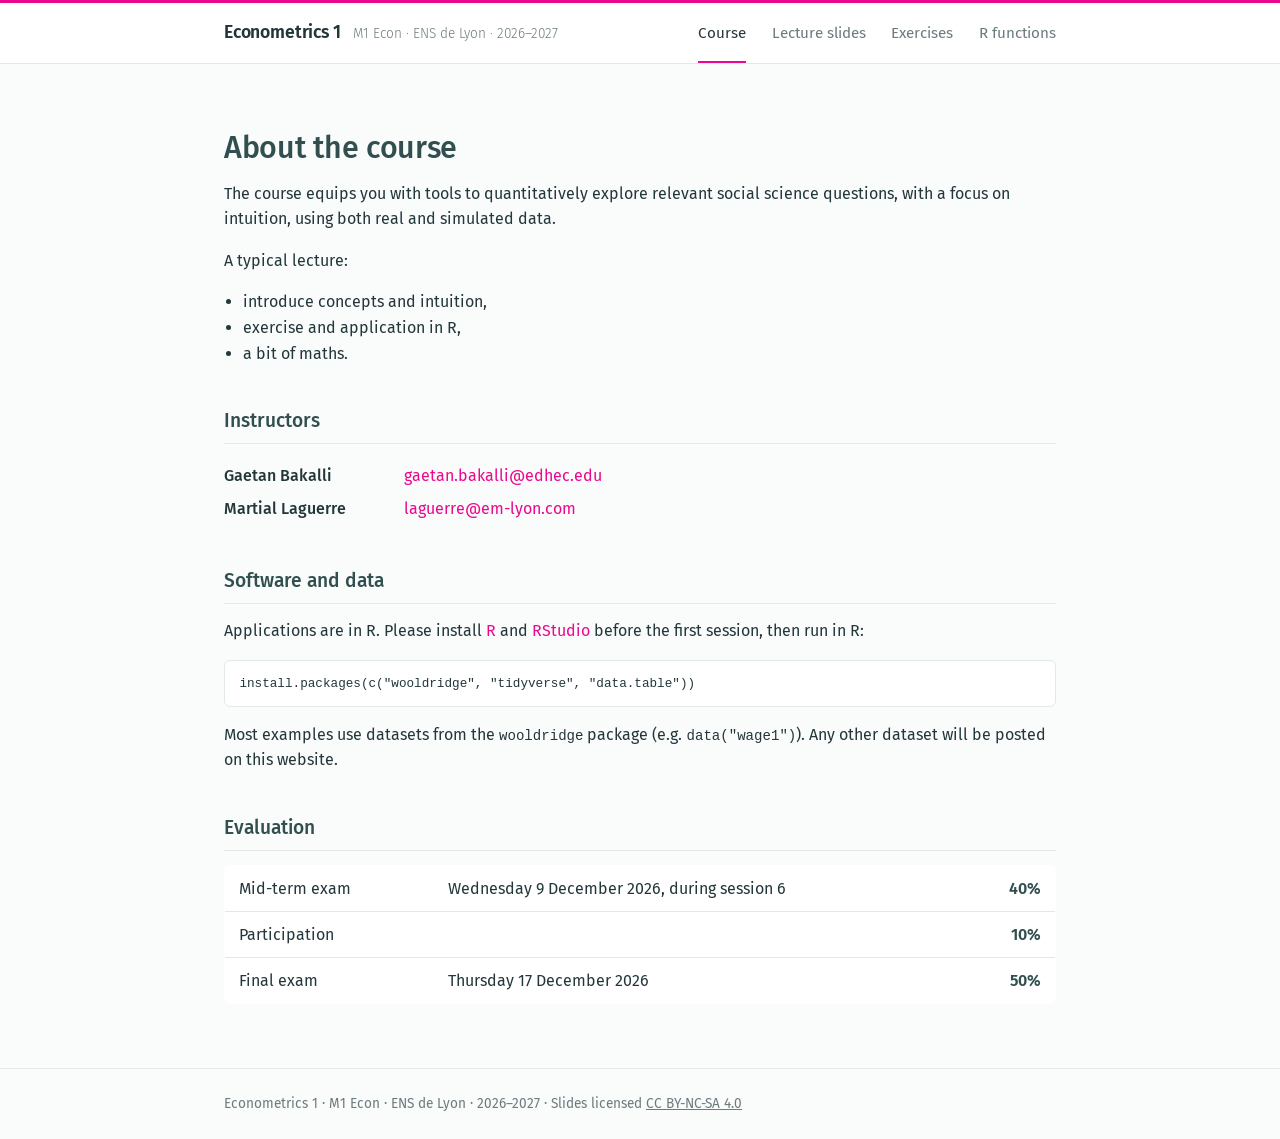
<file: index.html>
<!DOCTYPE html>
<html lang="en">
<head>
  <meta charset="utf-8">
  <meta name="viewport" content="width=device-width, initial-scale=1">
  <title>Econometrics 1 — M1 Econ, ENS de Lyon</title>
  <meta name="description" content="Econometrics 1, M1 Econ, ENS de Lyon, 2026–2027.">
  <link rel="preconnect" href="https://fonts.googleapis.com">
  <link href="https://fonts.googleapis.com/css2?family=Fira+Sans:wght@300;400;500;600&display=swap" rel="stylesheet">
  <link rel="stylesheet" href="style.css">
</head>
<body>
  <header class="topbar">
    <div class="wrap">
      <a class="brand" href="index.html"><span class="title">Econometrics 1</span><span class="meta">M1 Econ · ENS de Lyon · 2026–2027</span></a>
      <nav>
        <a href="index.html" class="active">Course</a>
        <a href="slides.html">Lecture slides</a>
        <a href="exercises.html">Exercises</a>
        <a href="rfunctions.html">R functions</a>
      </nav>
    </div>
  </header>

  <main><div class="wrap">
    <div class="page-head">
      <h1>About the course</h1>
    </div>
    <p>The course equips you with tools to quantitatively explore relevant social science questions, with a focus on intuition, using both real and simulated data.</p>
    <p>A typical lecture:</p>
    <ul class="plain">
      <li>introduce concepts and intuition,</li>
      <li>exercise and application in R,</li>
      <li>a bit of maths.</li>
    </ul>

    <h2 id="instructors">Instructors</h2>
    <ul class="people">
      <li><span class="name">Gaetan Bakalli</span> <a href="mailto:gaetan.bakalli@edhec.edu">gaetan.bakalli@edhec.edu</a></li>
      <li><span class="name">Martial Laguerre</span> <a href="mailto:laguerre@em-lyon.com">laguerre@em-lyon.com</a></li>
    </ul>

    <h2 id="software">Software and data</h2>
    <p>Applications are in R. Please install <a href="https://cran.r-project.org/" target="_blank" rel="noopener">R</a> and <a href="https://posit.co/download/rstudio-desktop/" target="_blank" rel="noopener">RStudio</a> before the first session, then run in R:</p>
    <pre><code>install.packages(c("wooldridge", "tidyverse", "data.table"))</code></pre>
    <p>Most examples use datasets from the <code>wooldridge</code> package (e.g. <code>data("wage1")</code>). Any other dataset will be posted on this website.</p>

    <h2 id="evaluation">Evaluation</h2>
    <table class="eval">
      <tbody>
        <tr><td>Mid-term exam</td><td>Wednesday 9 December 2026, during session 6</td><td class="pct">40%</td></tr>
        <tr><td>Participation</td><td></td><td class="pct">10%</td></tr>
        <tr><td>Final exam</td><td>Thursday 17 December 2026</td><td class="pct">50%</td></tr>
      </tbody>
    </table>
  </div></main>

  <footer>
    <div class="wrap">Econometrics 1 · M1 Econ · ENS de Lyon · 2026–2027 · Slides licensed <a href="https://creativecommons.org/licenses/by-nc-sa/4.0/" target="_blank" rel="noopener">CC BY-NC-SA 4.0</a></div>
  </footer>
</body>
</html>
</file>
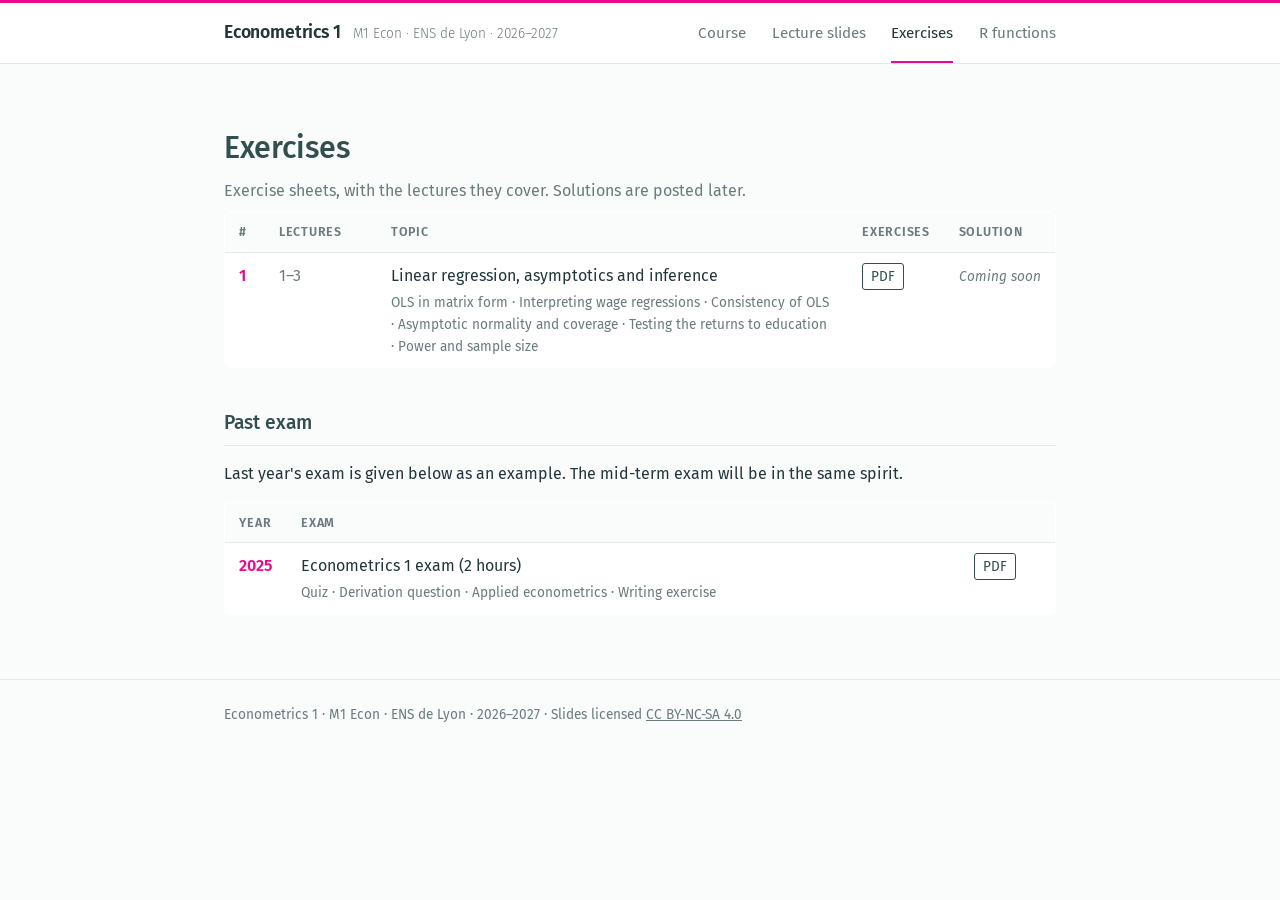
<file: exercises.html>
<!DOCTYPE html>
<html lang="en">
<head>
  <meta charset="utf-8">
  <meta name="viewport" content="width=device-width, initial-scale=1">
  <title>Exercises — Econometrics 1 — M1 Econ, ENS de Lyon</title>
  <meta name="description" content="Econometrics 1, M1 Econ, ENS de Lyon, 2026–2027.">
  <link rel="preconnect" href="https://fonts.googleapis.com">
  <link href="https://fonts.googleapis.com/css2?family=Fira+Sans:wght@300;400;500;600&display=swap" rel="stylesheet">
  <link rel="stylesheet" href="style.css">
</head>
<body>
  <header class="topbar">
    <div class="wrap">
      <a class="brand" href="index.html"><span class="title">Econometrics 1</span><span class="meta">M1 Econ · ENS de Lyon · 2026–2027</span></a>
      <nav>
        <a href="index.html">Course</a>
        <a href="slides.html">Lecture slides</a>
        <a href="exercises.html" class="active">Exercises</a>
        <a href="rfunctions.html">R functions</a>
      </nav>
    </div>
  </header>

  <main><div class="wrap">
    <div class="page-head">
      <h1>Exercises</h1>
      <p>Exercise sheets, with the lectures they cover. Solutions are posted later.</p>
    </div>
    <table class="schedule ex">
      <thead>
        <tr><th>#</th><th>Lectures</th><th>Topic</th><th>Exercises</th><th>Solution</th></tr>
      </thead>
      <tbody>
        <tr>
          <td>1</td><td class="date">1–3</td>
          <td>Linear regression, asymptotics and inference
            <span class="exlist">OLS in matrix form · Interpreting wage regressions · Consistency of OLS · Asymptotic normality and coverage · Testing the returns to education · Power and sample size</span></td>
          <td class="links"><a href="exercises/exercise-sheet-1.pdf" target="_blank" rel="noopener">PDF</a></td>
          <td class="sol"><span class="soon">Coming soon</span></td>
        </tr>
      </tbody>
    </table>

    <h2 id="past-exam">Past exam</h2>
    <p>Last year's exam is given below as an example. The mid-term exam will be in the same spirit.</p>
    <table class="schedule ex">
      <thead>
        <tr><th>Year</th><th>Exam</th><th></th></tr>
      </thead>
      <tbody>
        <tr>
          <td>2025</td>
          <td>Econometrics 1 exam (2 hours)
            <span class="exlist">Quiz · Derivation question · Applied econometrics · Writing exercise</span></td>
          <td class="links"><a href="exercises/exam-2025.pdf" target="_blank" rel="noopener">PDF</a></td>
        </tr>
      </tbody>
    </table>
  </div></main>

  <footer>
    <div class="wrap">Econometrics 1 · M1 Econ · ENS de Lyon · 2026–2027 · Slides licensed <a href="https://creativecommons.org/licenses/by-nc-sa/4.0/" target="_blank" rel="noopener">CC BY-NC-SA 4.0</a></div>
  </footer>
</body>
</html>
</file>
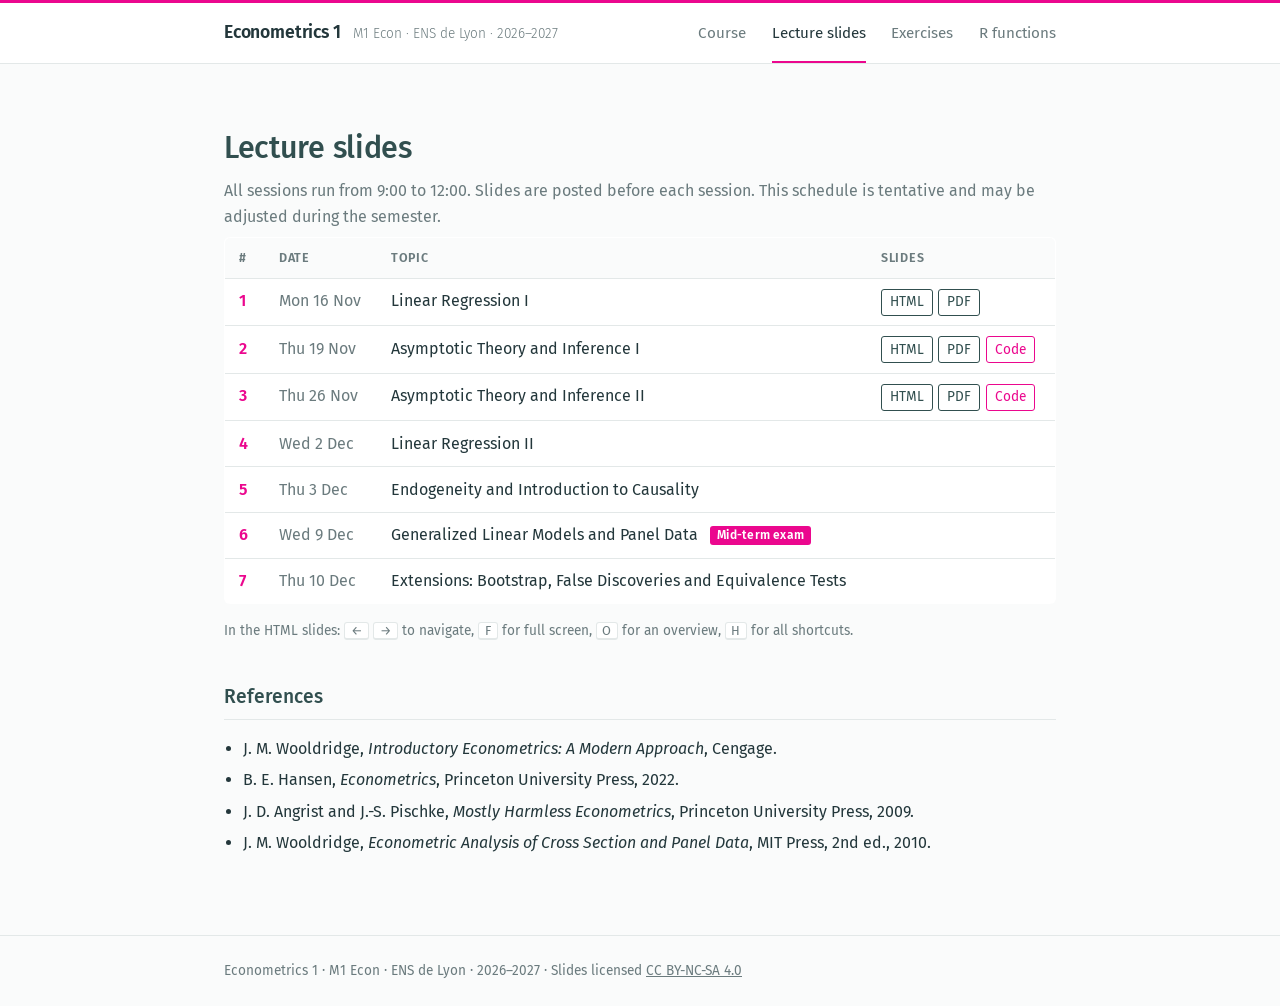
<file: slides.html>
<!DOCTYPE html>
<html lang="en">
<head>
  <meta charset="utf-8">
  <meta name="viewport" content="width=device-width, initial-scale=1">
  <title>Lecture slides — Econometrics 1 — M1 Econ, ENS de Lyon</title>
  <meta name="description" content="Econometrics 1, M1 Econ, ENS de Lyon, 2026–2027.">
  <link rel="preconnect" href="https://fonts.googleapis.com">
  <link href="https://fonts.googleapis.com/css2?family=Fira+Sans:wght@300;400;500;600&display=swap" rel="stylesheet">
  <link rel="stylesheet" href="style.css">
</head>
<body>
  <header class="topbar">
    <div class="wrap">
      <a class="brand" href="index.html"><span class="title">Econometrics 1</span><span class="meta">M1 Econ · ENS de Lyon · 2026–2027</span></a>
      <nav>
        <a href="index.html">Course</a>
        <a href="slides.html" class="active">Lecture slides</a>
        <a href="exercises.html">Exercises</a>
        <a href="rfunctions.html">R functions</a>
      </nav>
    </div>
  </header>

  <main><div class="wrap">
    <div class="page-head">
      <h1>Lecture slides</h1>
      <p>All sessions run from 9:00 to 12:00. Slides are posted before each session. This schedule is tentative and may be adjusted during the semester.</p>
    </div>
    <table class="schedule">
      <thead>
        <tr><th>#</th><th>Date</th><th>Topic</th><th>Slides</th></tr>
      </thead>
      <tbody>
        <tr>
          <td>1</td><td class="date">Mon 16 Nov</td>
          <td>Linear Regression I</td>
          <td class="links"><a href="slides/01-linear-regression.html" target="_blank" rel="noopener">HTML</a><a href="slides/01-linear-regression.pdf" target="_blank" rel="noopener">PDF</a></td>
        </tr>
        <tr><td>2</td><td class="date">Thu 19 Nov</td><td>Asymptotic Theory and Inference I</td><td class="links"><a href="slides/02-asymptotics-testing.html" target="_blank" rel="noopener">HTML</a><a href="slides/02-asymptotics-testing.pdf" target="_blank" rel="noopener">PDF</a><a class="code" href="code/02-asymptotics-testing.html">Code</a></td></tr>
        <tr><td>3</td><td class="date">Thu 26 Nov</td><td>Asymptotic Theory and Inference II</td><td class="links"><a href="slides/02-asymptotics-testing.html" target="_blank" rel="noopener">HTML</a><a href="slides/02-asymptotics-testing.pdf" target="_blank" rel="noopener">PDF</a><a class="code" href="code/03-asymptotics-testing.html">Code</a></td></tr>
        <tr><td>4</td><td class="date">Wed 2 Dec</td><td>Linear Regression II</td><td class="links"></td></tr>
        <tr><td>5</td><td class="date">Thu 3 Dec</td><td>Endogeneity and Introduction to Causality</td><td class="links"></td></tr>
        <tr><td>6</td><td class="date">Wed 9 Dec</td><td>Generalized Linear Models and Panel Data <span class="exam">Mid-term exam</span></td><td class="links"></td></tr>
        <tr><td>7</td><td class="date">Thu 10 Dec</td><td>Extensions: Bootstrap, False Discoveries and Equivalence Tests</td><td class="links"></td></tr>
      </tbody>
    </table>
    <p class="hint">In the HTML slides: <kbd>←</kbd> <kbd>→</kbd> to navigate, <kbd>F</kbd> for full screen, <kbd>O</kbd> for an overview, <kbd>H</kbd> for all shortcuts.</p>

    <h2 id="references">References</h2>
    <ul class="refs">
      <li>J. M. Wooldridge, <em>Introductory Econometrics: A Modern Approach</em>, Cengage.</li>
      <li>B. E. Hansen, <em>Econometrics</em>, Princeton University Press, 2022.</li>
      <li>J. D. Angrist and J.-S. Pischke, <em>Mostly Harmless Econometrics</em>, Princeton University Press, 2009.</li>
      <li>J. M. Wooldridge, <em>Econometric Analysis of Cross Section and Panel Data</em>, MIT Press, 2nd ed., 2010.</li>
    </ul>
  </div></main>

  <footer>
    <div class="wrap">Econometrics 1 · M1 Econ · ENS de Lyon · 2026–2027 · Slides licensed <a href="https://creativecommons.org/licenses/by-nc-sa/4.0/" target="_blank" rel="noopener">CC BY-NC-SA 4.0</a></div>
  </footer>
</body>
</html>
</file>
<file: style.css>
:root {
  --ink: #23373b;
  --slate: #314f4f;
  --accent: #eb078e;
  --muted: #6b7b7e;
  --line: #e3e8e8;
  --bg: #fafbfb;
}
* { box-sizing: border-box; }
html { scroll-behavior: smooth; }
body {
  margin: 0;
  font-family: "Fira Sans", system-ui, -apple-system, sans-serif;
  color: var(--ink);
  background: var(--bg);
  line-height: 1.6;
}
.wrap { max-width: 880px; margin: 0 auto; padding: 0 1.5rem; }
a { color: var(--accent); text-decoration: none; }
a:hover { text-decoration: underline; }

/* ---------- top bar ---------- */
.topbar {
  position: sticky; top: 0; z-index: 10;
  background: rgba(255, 255, 255, .94);
  backdrop-filter: blur(6px);
  border-top: 3px solid var(--accent);
  border-bottom: 1px solid var(--line);
}
.topbar .wrap { display: flex; align-items: center; justify-content: space-between; gap: 1rem; min-height: 60px; }
.brand { display: flex; align-items: baseline; gap: .75rem; color: var(--ink); }
.brand:hover { text-decoration: none; }
.brand .title { font-weight: 600; font-size: 1.1rem; letter-spacing: -.01em; }
.brand .meta { font-size: .85rem; color: var(--muted); font-weight: 300; }
nav { display: flex; gap: 1.6rem; }
nav a {
  color: var(--muted); font-size: .95rem;
  padding: 1.1rem 0 1rem; border-bottom: 2px solid transparent;
}
nav a:hover { color: var(--ink); text-decoration: none; }
nav a.active { color: var(--ink); border-bottom-color: var(--accent); }

/* ---------- page ---------- */
.page-head { padding: 2.75rem 0 .5rem; }
.page-head h1 { margin: 0; font-weight: 500; font-size: 1.9rem; color: var(--slate); letter-spacing: -.01em; }
.page-head p { margin: .35rem 0 0; color: var(--muted); }
main { padding: 1rem 0 4rem; }
h2 {
  font-weight: 500; font-size: 1.2rem; color: var(--slate);
  margin: 2.5rem 0 .9rem; padding-bottom: .4rem; border-bottom: 1px solid var(--line);
}
p { margin: 0 0 1rem; }
ul.plain { padding-left: 1.2rem; margin: 0; }
.note { color: var(--muted); font-size: .95rem; }
.empty { color: var(--muted); background: #fff; border: 1px dashed var(--line); border-radius: 6px; padding: 1.5rem; text-align: center; }

ul.people { list-style: none; padding: 0; margin: 0; }
ul.people li { padding: .25rem 0; }
ul.people .name { display: inline-block; min-width: 11rem; font-weight: 500; }

table { width: 100%; border-collapse: collapse; background: #fff; border: 1px solid var(--line); border-radius: 6px; overflow: hidden; }
th, td { text-align: left; padding: .6rem .9rem; border-bottom: 1px solid var(--line); vertical-align: top; }
tr:last-child td { border-bottom: none; }
th { font-size: .78rem; text-transform: uppercase; letter-spacing: .06em; color: var(--muted); font-weight: 600; background: var(--bg); }
.schedule td:first-child { color: var(--accent); font-weight: 600; width: 2.5rem; }
.schedule .date { color: var(--muted); white-space: nowrap; width: 7rem; }
.schedule .links { white-space: nowrap; width: 11.5rem; }
.schedule .links a { display: inline-block; padding: .1rem .5rem; margin-right: .35rem; border: 1px solid var(--slate); border-radius: 3px; color: var(--slate); font-size: .85rem; }
.schedule .links a:hover { border-color: var(--accent); color: var(--accent); text-decoration: none; }
.exam { display: inline-block; margin-left: .5rem; padding: 0 .45rem; border-radius: 3px; background: var(--accent); color: #fff; font-size: .75rem; font-weight: 600; letter-spacing: .02em; vertical-align: .1em; }
.eval .pct { text-align: right; font-weight: 600; color: var(--slate); width: 5rem; }

pre { background: #fff; border: 1px solid var(--line); border-radius: 6px; padding: .7rem .9rem; overflow-x: auto; font-size: .9rem; }
code { font-family: ui-monospace, Menlo, Consolas, monospace; font-size: .88em; }
ul.refs { padding-left: 1.2rem; }
ul.refs li { margin-bottom: .35rem; }
.hint { margin-top: 1rem; font-size: .85rem; color: var(--muted); }
kbd { font-family: inherit; font-size: .8rem; border: 1px solid var(--line); border-bottom-width: 2px; border-radius: 3px; padding: 0 .35rem; background: #fff; }

footer { border-top: 1px solid var(--line); padding: 1.5rem 0; font-size: .85rem; color: var(--muted); }
footer a { color: var(--muted); text-decoration: underline; }

@media (max-width: 680px) {
  .topbar .wrap { flex-direction: column; align-items: flex-start; gap: 0; padding-top: .7rem; }
  .brand { flex-direction: column; gap: 0; }
  nav { gap: 1.2rem; }
  nav a { padding: .6rem 0 .55rem; }
  .page-head { padding-top: 1.8rem; }
  .schedule .date { width: auto; }
  th, td { padding: .5rem .55rem; }
  ul.people .name { display: block; min-width: 0; }
}

/* ---------- R functions page ---------- */
ul.toc { list-style: none; padding: 0; margin: 0 0 1rem; }
ul.toc li { padding: .3rem 0; }
ul.toc li a { font-weight: 500; }
.pkg { display: inline-block; margin: 0 .4rem; padding: 0 .4rem; border: 1px solid var(--line); border-radius: 3px; font-size: .75rem; font-weight: 600; letter-spacing: .03em; color: var(--muted); background: #fff; vertical-align: .15em; }
article.fn { scroll-margin-top: 80px; }
article.fn h2 code { font-size: 1em; color: var(--slate); }
article.fn h3 { font-size: 1rem; font-weight: 600; color: var(--ink); margin: 1.6rem 0 .6rem; }
.lead { font-size: 1.05rem; }
table.args td:first-child { white-space: nowrap; width: 7rem; }
table.args td { font-size: .95rem; }
.out-label { margin: 1rem 0 .3rem; font-size: .85rem; color: var(--muted); text-transform: uppercase; letter-spacing: .05em; }
pre.output { background: var(--bg); font-size: .82rem; }
.katex-display { overflow-x: auto; overflow-y: hidden; }

/* ---------- code pages ---------- */
.schedule .links a.code { border-color: var(--accent); color: var(--accent); }
.schedule .links a.code:hover { background: var(--accent); color: #fff; }
.code-actions { display: flex; flex-wrap: wrap; align-items: center; gap: .6rem; margin: 0 0 .8rem; }
.copy-btn, .dl-btn { font: inherit; font-size: .9rem; padding: .3rem .8rem; border: 1px solid var(--slate); border-radius: 4px; background: #fff; color: var(--slate); cursor: pointer; text-decoration: none; }
.copy-btn:hover, .dl-btn:hover { background: var(--slate); color: #fff; text-decoration: none; }
.code-actions .back { margin-left: auto; font-size: .9rem; }
pre.code-block { padding: 0; }
pre.code-block code.hljs { padding: 1rem 1.1rem; background: #fff; font-size: .86rem; line-height: 1.5; }
@media (max-width: 680px) {
  .schedule .links { white-space: normal; width: 4.2rem; }
  .schedule .links a { display: block; text-align: center; margin: 0 0 .3rem 0; }
  .schedule .date { white-space: normal; }
}

/* ---------- exercises page ---------- */
.exlist { display: block; margin-top: .25rem; font-size: .85rem; color: var(--muted); }
.schedule td.sol { white-space: nowrap; width: 7rem; }
.schedule .soon { font-size: .85rem; font-style: italic; color: var(--muted); }
@media (max-width: 680px) {
  .schedule td.sol { white-space: normal; width: auto; }
  .schedule th { letter-spacing: .02em; font-size: .72rem; }
}

.schedule.ex .links { width: 6rem; }
.schedule.ex td.sol { width: 6.5rem; }
</file>
